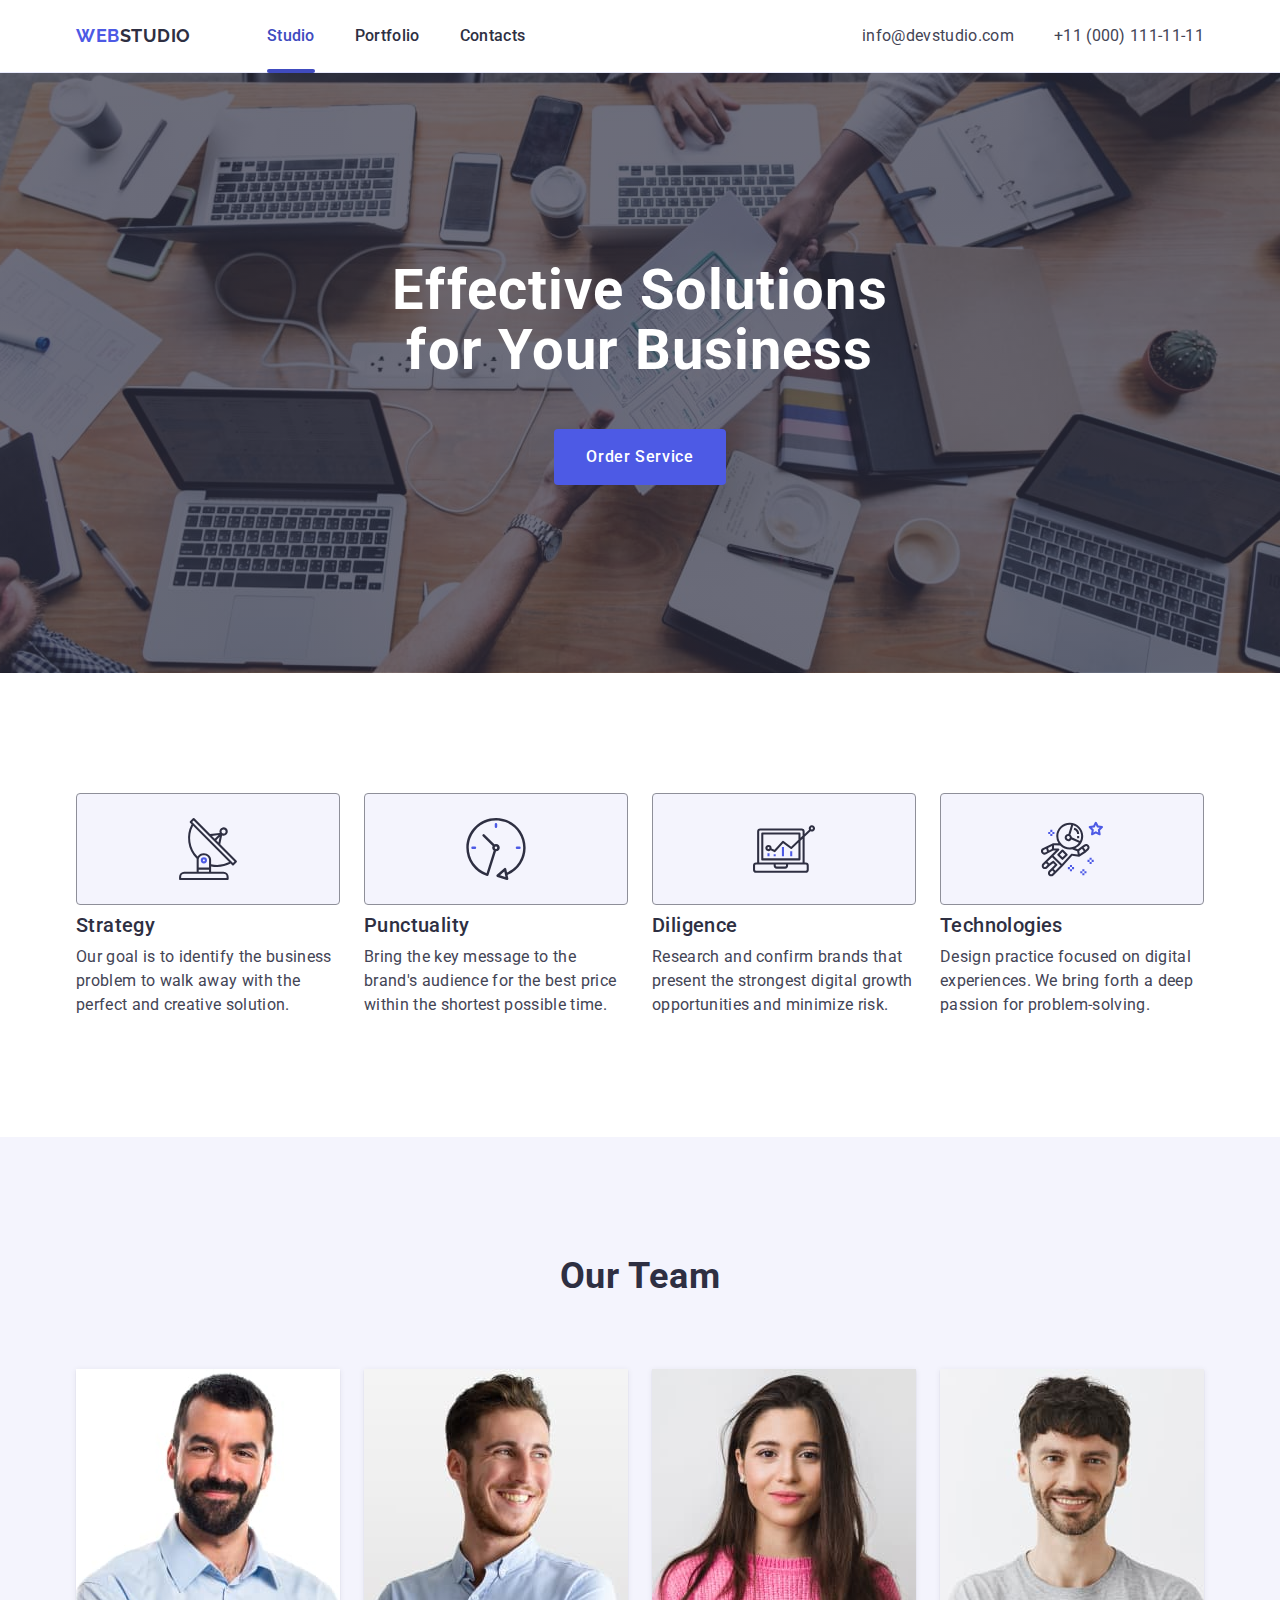
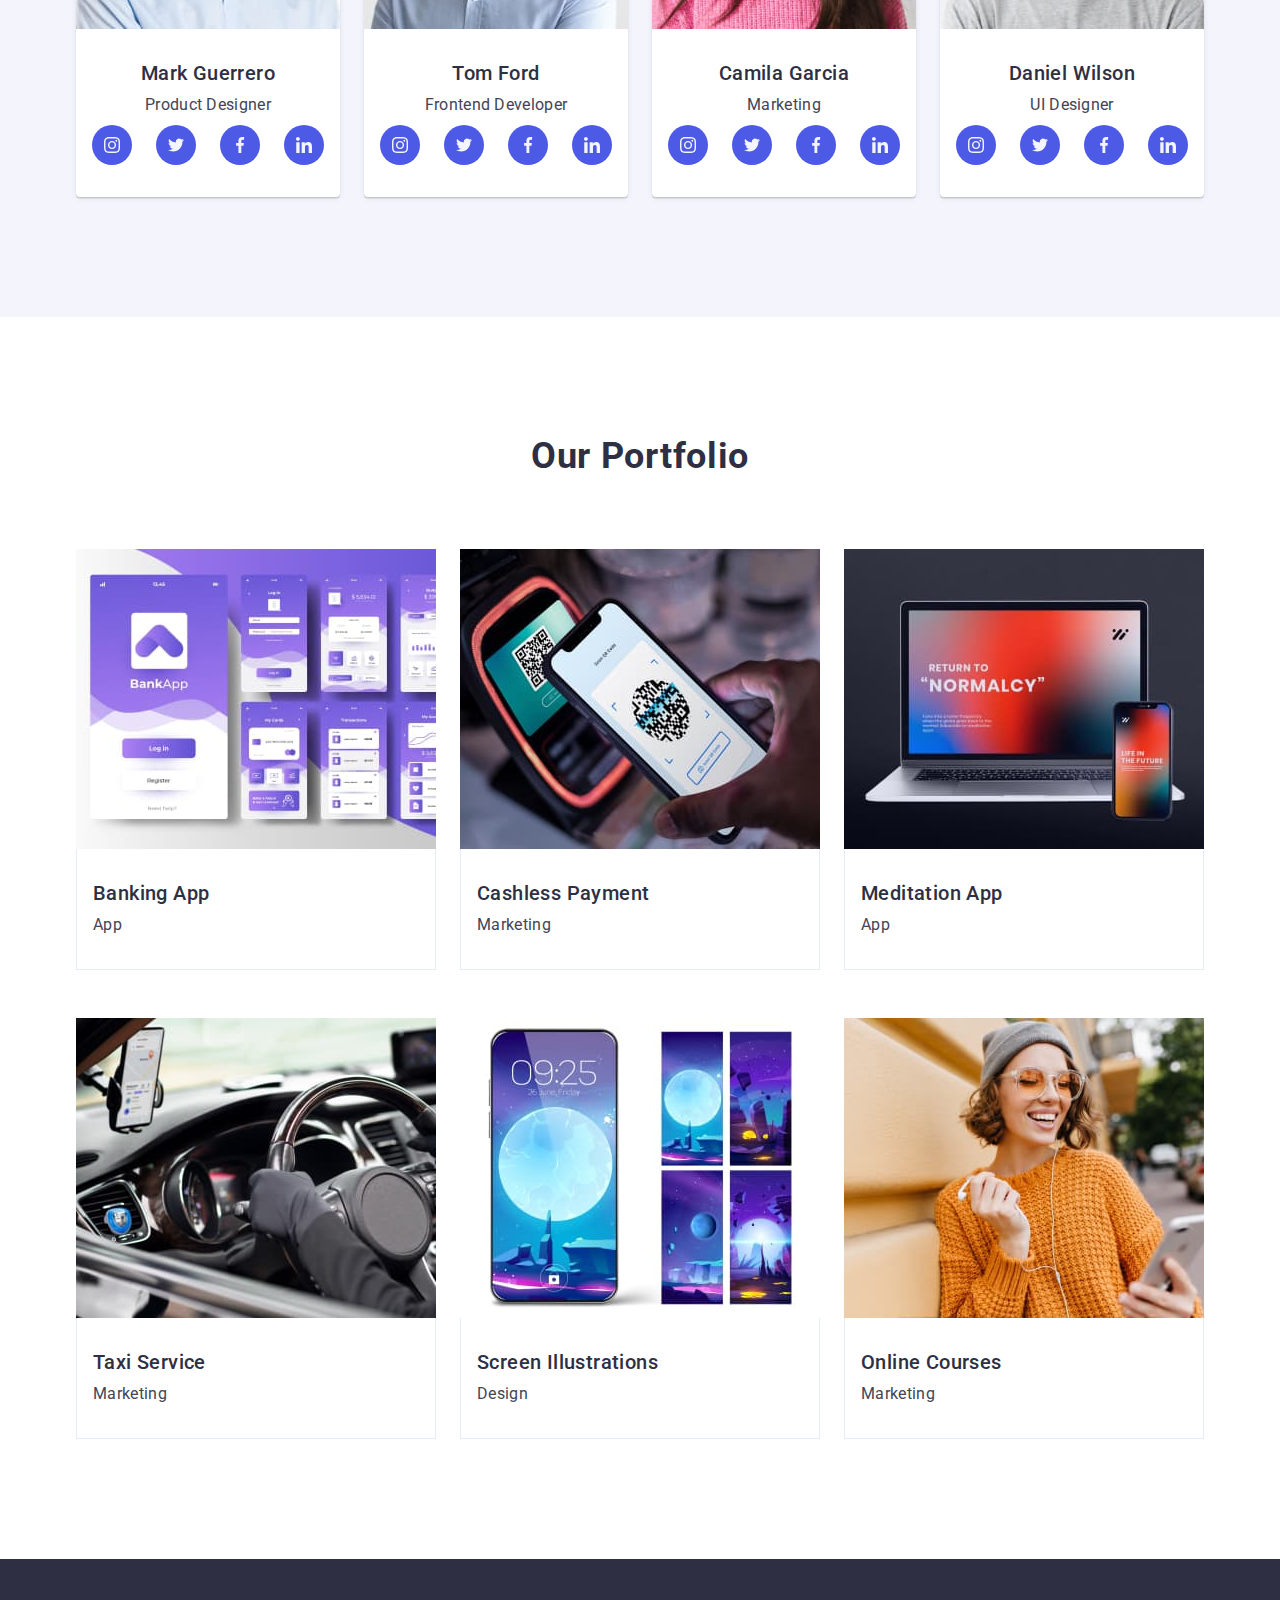
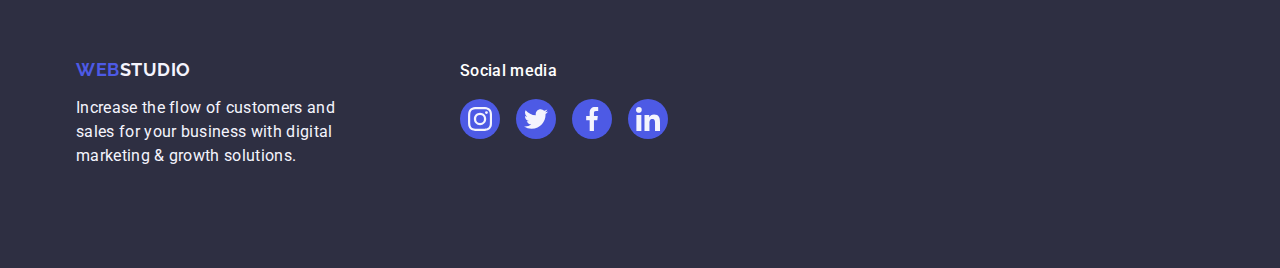
<file: index.html>
<!DOCTYPE html>
<html lang="en">
  <head>
    <meta charset="UTF-8" />
    <meta name="viewport" content="width=device-width, initial-scale=1.0" />
    <title>WebStudio</title>
    <link rel="preconnect" href="https://fonts.googleapis.com" />
    <link rel="preconnect" href="https://fonts.gstatic.com" crossorigin />
    <link
      href="https://fonts.googleapis.com/css2?family=Raleway:wght@700&family=Roboto:wght@400;500;700&display=swap"
      rel="stylesheet"
    />
    <link
      rel="stylesheet"
      href="https://cdnjs.cloudflare.com/ajax/libs/modern-normalize/2.0.0/modern-normalize.min.css"
    />
    <link rel="stylesheet" href="./css/styles.css" />
  </head>
  <body>
    <!-- HEADER -->
    <header class="header">
      <div class="header_container container">
        <nav class="header_navigation">
          <a class="header_logo logo" href="./index.html"
            >Web<span class="header_logo_span">Studio</span></a
          >
          <ul class="header_navigation_list">
            <li class="navigation_list_item">
              <a class="navigation_list_link current" href="./index.html"
                >Studio</a
              >
            </li>
            <li class="navigation_list_item">
              <a class="navigation_list_link" href="">Portfolio</a>
            </li>
            <li class="navigation_list_item">
              <a class="navigation_list_link" href="">Contacts</a>
            </li>
          </ul>
        </nav>
        <address class="header_address">
          <ul class="header_address_list">
            <li class="address_list_item">
              <a class="address_list_link" href="mailto:info@devstudio.com"
                >info@devstudio.com</a
              >
            </li>
            <li class="address_list_item">
              <a class="address_list_link" href="tel:+110001111111"
                >+11 (000) 111-11-11</a
              >
            </li>
          </ul>
        </address>
      </div>
    </header>
    <!-- MAIN CONTENT -->
    <main>
      <!-- 1-HERO -->
      <section class="hero">
        <div class="hero_container container">
          <h1 class="hero_title">Effective Solutions for Your Business</h1>
          <button class="hero_button" type="button">Order Service</button>
        </div>
      </section>
      <!-- 2-BENEFITS -->
      <section class="benefits section">
        <div class="container benefits_container">
          <h2 class="benefits_title title visually-hidden">Our benefits</h2>
          <ul class="benefits_list">
            <li class="benefits_list_item">
              <div class="benefits_list_picture">
                <svg class="benefits_list_icon" width="64" height="64">
                  <use href="./images/icons.svg#icon-antenna"></use>
                </svg>
              </div>
              <h3 class="benefits_item_title subtitle">Strategy</h3>
              <p class="benefits_item_text">
                Our goal is to identify the business problem to walk away with
                the perfect and creative solution.
              </p>
            </li>
            <li class="benefits_list_item">
              <div class="benefits_list_picture">
                <svg class="benefits_list_icon" width="64" height="64">
                  <use href="./images/icons.svg#icon-clock"></use>
                </svg>
              </div>
              <h3 class="benefits_item_title subtitle">Punctuality</h3>
              <p class="benefits_item_text">
                Bring the key message to the brand's audience for the best price
                within the shortest possible time.
              </p>
            </li>
            <li class="benefits_list_item">
              <div class="benefits_list_picture">
                <svg class="benefits_list_icon" width="64" height="64">
                  <use href="./images/icons.svg#icon-diagram"></use>
                </svg>
              </div>
              <h3 class="benefits_item_title subtitle">Diligence</h3>
              <p class="benefits_item_text">
                Research and confirm brands that present the strongest digital
                growth opportunities and minimize risk.
              </p>
            </li>
            <li class="benefits_list_item">
              <div class="benefits_list_picture">
                <svg class="benefits_list_icon" width="64" height="64">
                  <use href="./images/icons.svg#icon-astronaut"></use>
                </svg>
              </div>
              <h3 class="benefits_item_title subtitle">Technologies</h3>
              <p class="benefits_item_text">
                Design practice focused on digital experiences. We bring forth a
                deep passion for problem-solving.
              </p>
            </li>
          </ul>
        </div>
      </section>
      <!-- 3-TEAM-->
      <section class="team section">
        <div class="container team_container">
          <h2 class="team_title title">Our Team</h2>
          <ul class="team_list">
            <li class="team_list_item">
              <img
                class="team_item_image"
                src="./images/team/mark_guerrero.jpg"
                alt="Photo of Mark Guerrero"
                width="264"
                height="260"
              />
              <div class="team_item_container">
                <h3 class="team_item_title subtitle">Mark Guerrero</h3>
                <p class="team_item_text">Product Designer</p>
                <ul class="team_item_social">
                  <li class="team_item_li">
                    <a class="team_item_link" href="#">
                      <svg class="team_item_icon" width="16" height="16">
                        <use href="./images/icons.svg#icon-instagram"></use>
                      </svg>
                    </a>
                  </li>
                  <li class="team_item_li">
                    <a class="team_item_link" href="#">
                      <svg class="team_item_icon" width="16" height="16">
                        <use href="./images/icons.svg#icon-twitter"></use>
                      </svg>
                    </a>
                  </li>
                  <li class="team_item_li">
                    <a class="team_item_link" href="#">
                      <svg class="team_item_icon" width="16" height="16">
                        <use href="./images/icons.svg#icon-facebook"></use>
                      </svg>
                    </a>
                  </li>
                  <li class="team_item_li">
                    <a class="team_item_link" href="#">
                      <svg class="team_item_icon" width="16" height="16">
                        <use href="./images/icons.svg#icon-linkedin"></use>
                      </svg>
                    </a>
                  </li>
                </ul>
              </div>
            </li>
            <li class="team_list_item">
              <img
                class="team_item_image"
                src="./images/team/tom_ford.jpg"
                alt="Photo of Tom Ford"
                width="264"
                height="260"
              />
              <div class="team_item_container">
                <h3 class="team_item_title subtitle">Tom Ford</h3>
                <p class="team_item_text">Frontend Developer</p>
                <ul class="team_item_social">
                  <li class="team_item_li">
                    <a class="team_item_link" href="#">
                      <svg class="team_item_icon" width="16" height="16">
                        <use href="./images/icons.svg#icon-instagram"></use>
                      </svg>
                    </a>
                  </li>
                  <li class="team_item_li">
                    <a class="team_item_link" href="#">
                      <svg class="team_item_icon" width="16" height="16">
                        <use href="./images/icons.svg#icon-twitter"></use>
                      </svg>
                    </a>
                  </li>
                  <li class="team_item_li">
                    <a class="team_item_link" href="#">
                      <svg class="team_item_icon" width="16" height="16">
                        <use href="./images/icons.svg#icon-facebook"></use>
                      </svg>
                    </a>
                  </li>
                  <li class="team_item_li">
                    <a class="team_item_link" href="#">
                      <svg class="team_item_icon" width="16" height="16">
                        <use href="./images/icons.svg#icon-linkedin"></use>
                      </svg>
                    </a>
                  </li>
                </ul>
              </div>
            </li>
            <li class="team_list_item">
              <img
                class="team_item_image"
                src="./images/team/camila_garcia.jpg"
                alt="Photo of Camila Garcia"
                width="264"
                height="260"
              />
              <div class="team_item_container">
                <h3 class="team_item_title subtitle">Camila Garcia</h3>
                <p class="team_item_text">Marketing</p>
                <ul class="team_item_social">
                  <li class="team_item_li">
                    <a class="team_item_link" href="#">
                      <svg class="team_item_icon" width="16" height="16">
                        <use href="./images/icons.svg#icon-instagram"></use>
                      </svg>
                    </a>
                  </li>
                  <li class="team_item_li">
                    <a class="team_item_link" href="#">
                      <svg class="team_item_icon" width="16" height="16">
                        <use href="./images/icons.svg#icon-twitter"></use>
                      </svg>
                    </a>
                  </li>
                  <li class="team_item_li">
                    <a class="team_item_link" href="#">
                      <svg class="team_item_icon" width="16" height="16">
                        <use href="./images/icons.svg#icon-facebook"></use>
                      </svg>
                    </a>
                  </li>
                  <li class="team_item_li">
                    <a class="team_item_link" href="#">
                      <svg class="team_item_icon" width="16" height="16">
                        <use href="./images/icons.svg#icon-linkedin"></use>
                      </svg>
                    </a>
                  </li>
                </ul>
              </div>
            </li>
            <li class="team_list_item">
              <img
                class="team_item_image"
                src="./images/team/daniel_wilson.jpg"
                alt="Photo of Daniel Wilson"
                width="264"
                height="260"
              />
              <div class="team_item_container">
                <h3 class="team_item_title subtitle">Daniel Wilson</h3>
                <p class="team_item_text">UI Designer</p>
                <ul class="team_item_social">
                  <li class="team_item_li">
                    <a class="team_item_link" href="#">
                      <svg class="team_item_icon" width="16" height="16">
                        <use href="./images/icons.svg#icon-instagram"></use>
                      </svg>
                    </a>
                  </li>
                  <li class="team_item_li">
                    <a class="team_item_link" href="#">
                      <svg class="team_item_icon" width="16" height="16">
                        <use href="./images/icons.svg#icon-twitter"></use>
                      </svg>
                    </a>
                  </li>
                  <li class="team_item_li">
                    <a class="team_item_link" href="#">
                      <svg class="team_item_icon" width="16" height="16">
                        <use href="./images/icons.svg#icon-facebook"></use>
                      </svg>
                    </a>
                  </li>
                  <li class="team_item_li">
                    <a class="team_item_link" href="#">
                      <svg class="team_item_icon" width="16" height="16">
                        <use href="./images/icons.svg#icon-linkedin"></use>
                      </svg>
                    </a>
                  </li>
                </ul>
              </div>
            </li>
          </ul>
        </div>
      </section>
      <!-- 4-PORTFOLIO -->
      <section class="portfolio section">
        <div class="container portfolio_container">
          <h2 class="portfolio_title title">Our Portfolio</h2>
          <ul class="portfolio_list">
            <li class="portfolio_list_item">
              <div class="portfolio_item_wrapper">
                <img
                  class="portfolio_item_image"
                  src="./images/portfolio/banking-app.jpg"
                  alt="screens of Banking App"
                  width="360"
                  height="300"
                />
                <p class="portfolio_overlay">
                  14 Stylish and User-Friendly App Design Concepts · Task
                  Manager App · Calorie Tracker App · Exotic Fruit Ecommerce App
                  · Cloud Storage App
                </p>
              </div>
              <div class="portfolio_item_container">
                <h3 class="portfolio_item_title subtitle">Banking App</h3>
                <p class="portfolio_item_text">App</p>
              </div>
            </li>
            <li class="portfolio_list_item">
              <div class="portfolio_item_wrapper">
                <img
                  class="portfolio_item_image"
                  src="./images/portfolio/cashless-payment.jpg"
                  alt="photo of payment"
                  width="360"
                  height="300"
                />
                <p class="portfolio_overlay">
                  14 Stylish and User-Friendly App Design Concepts · Task
                  Manager App · Calorie Tracker App · Exotic Fruit Ecommerce App
                  · Cloud Storage App
                </p>
              </div>
              <div class="portfolio_item_container">
                <h3 class="portfolio_item_title subtitle">Cashless Payment</h3>
                <p class="portfolio_item_text">Marketing</p>
              </div>
            </li>
            <li class="portfolio_list_item">
              <div class="portfolio_item_wrapper">
                <img
                  class="portfolio_item_image"
                  src="./images/portfolio/meditation-app.jpg"
                  alt="photo of laptop and phone"
                  width="360"
                  height="300"
                />
                <p class="portfolio_overlay">
                  14 Stylish and User-Friendly App Design Concepts · Task
                  Manager App · Calorie Tracker App · Exotic Fruit Ecommerce App
                  · Cloud Storage App
                </p>
              </div>
              <div class="portfolio_item_container">
                <h3 class="portfolio_item_title subtitle">Meditation App</h3>
                <p class="portfolio_item_text">App</p>
              </div>
            </li>
            <li class="portfolio_list_item">
              <div class="portfolio_item_wrapper">
                <img
                  class="portfolio_item_image"
                  src="./images/portfolio/taxi-service.jpg"
                  alt="photo of car dashboard"
                  width="360"
                  height="300"
                />
                <p class="portfolio_overlay">
                  14 Stylish and User-Friendly App Design Concepts · Task
                  Manager App · Calorie Tracker App · Exotic Fruit Ecommerce App
                  · Cloud Storage App
                </p>
              </div>
              <div class="portfolio_item_container">
                <h3 class="portfolio_item_title subtitle">Taxi Service</h3>
                <p class="portfolio_item_text">Marketing</p>
              </div>
            </li>
            <li class="portfolio_list_item">
              <div class="portfolio_item_wrapper">
                <img
                  class="portfolio_item_image"
                  src="./images/portfolio/screen-illustrations.jpg"
                  alt="photo of phone and wallpapers"
                  width="360"
                  height="300"
                />
                <p class="portfolio_overlay">
                  14 Stylish and User-Friendly App Design Concepts · Task
                  Manager App · Calorie Tracker App · Exotic Fruit Ecommerce App
                  · Cloud Storage App
                </p>
              </div>
              <div class="portfolio_item_container">
                <h3 class="portfolio_item_title subtitle">
                  Screen Illustrations
                </h3>
                <p class="portfolio_item_text">Design</p>
              </div>
            </li>
            <li class="portfolio_list_item">
              <div class="portfolio_item_wrapper">
                <img
                  class="portfolio_item_image"
                  src="./images/portfolio/online-courses.jpg"
                  alt="photo of girl"
                  width="360"
                  height="300"
                />
                <p class="portfolio_overlay">
                  14 Stylish and User-Friendly App Design Concepts · Task
                  Manager App · Calorie Tracker App · Exotic Fruit Ecommerce App
                  · Cloud Storage App
                </p>
              </div>
              <div class="portfolio_item_container">
                <h3 class="portfolio_item_title subtitle">Online Courses</h3>
                <p class="portfolio_item_text">Marketing</p>
              </div>
            </li>
          </ul>
        </div>
      </section>
    </main>
    <!-- FOOTER -->
    <footer class="footer">
      <div class="container footer_container">
        <div class="footer_text_wrapper">
          <a class="footer_logo logo" href="./index.html"
            >Web<span class="footer_logo_span">Studio</span></a
          >
          <p class="footer_text">
            Increase the flow of customers and sales for your business with
            digital marketing & growth solutions.
          </p>
        </div>
        <div class="footer_social_wrapper">
          <p class="footer_social_text">Social media</p>
          <ul class="footer_item_social">
            <li class="footer_item_li">
              <a class="footer_item_link" href="#">
                <svg class="footer_item_icon" width="24" height="24">
                  <use href="./images/icons.svg#icon-instagram"></use>
                </svg>
              </a>
            </li>
            <li class="footer_item_li">
              <a class="footer_item_link" href="#">
                <svg class="footer_item_icon" width="24" height="24">
                  <use href="./images/icons.svg#icon-twitter"></use>
                </svg>
              </a>
            </li>
            <li class="footer_item_li">
              <a class="footer_item_link" href="#">
                <svg class="footer_item_icon" width="24" height="24">
                  <use href="./images/icons.svg#icon-facebook"></use>
                </svg>
              </a>
            </li>
            <li class="footer_item_li">
              <a class="footer_item_link" href="#">
                <svg class="footer_item_icon" width="24" height="24">
                  <use href="./images/icons.svg#icon-linkedin"></use>
                </svg>
              </a>
            </li>
          </ul>
        </div>
      </div>
    </footer>
  </body>
</html>
</file>
<file: css/styles.css>
/* ====NORMOLIZING STYLES=================== */
h1,
h2,
h3,
h4,
h5,
h6,
p {
  margin-top: 0;
  margin-bottom: 0;
}

ul,
ol {
  margin-top: 0;
  margin-bottom: 0;
  padding-left: 0;
  list-style-type: none;
}
a {
  color: inherit;
  text-decoration: none;
  display: block;
}
img {
  display: block;
}
button {
  cursor: pointer;
  display: block;
  border: none;
}

/* ====MAIN STYLES========================= */
body {
  font-family: "Roboto", sans-serif;
  line-height: 1.5;
  letter-spacing: 0.02em;
  color: #434455;
  background-color: #ffffff;
}
.logo {
  font-family: "Raleway", sans-serif;
  font-weight: 700;
  font-size: 18px;
  line-height: 1.17;
  letter-spacing: 0.03em;
  text-transform: uppercase;
  color: #4d5ae5;
}
.title {
  font-weight: 700;
  font-size: 36px;
  letter-spacing: 0.02em;
  text-align: center;
  text-transform: capitalize;
  color: #2e2f42;
}
.subtitle {
  font-weight: 500;
  font-size: 20px;
  letter-spacing: 0.02em;
  line-height: 1.2;
  color: #2e2f42;
}
.container {
  width: 1158px;
  padding: 0 15px;
  margin: 0 auto;
}
.section {
  padding-top: 120px;
  padding-bottom: 120px;
}

/* ====HEADER============================= */

.header {
  color: #2e2f42;
  border-bottom: 1px solid #e7e9fc;
  box-shadow: 0px 2px 1px rgba(46, 47, 66, 0.08),
    0px 1px 1px rgba(46, 47, 66, 0.16), 0px 1px 6px rgba(46, 47, 66, 0.08);
}
.header a {
  padding: 24px 0;
}
.header_container {
  display: flex;
  justify-content: space-between;
}
.header_navigation {
  display: flex;
  align-items: center;
}
.header_logo {
  margin-right: 76px;
}
.header_navigation_list {
  display: flex;
  gap: 40px;
}
.header_logo_span {
  color: #2e2f42;
}
.navigation_list_link {
  font-weight: 500;
  transition: color 250ms cubic-bezier(0.4, 0, 0.2, 1);
}
.current {
  position: relative;
  color: #404bbf;
}
.current::after {
  content: "";
  position: absolute;
  left: 0;
  bottom: -1px;
  background-color: #404bbf;
  border-radius: 2px;
  height: 4px;
  width: 100%;
}
.header_address {
  font-style: normal;
}
.header_address_list {
  display: flex;
  gap: 40px;
}
.address_list_link {
  color: #434455;
  transition: color 250ms cubic-bezier(0.4, 0, 0.2, 1);
}
.navigation_list_link:hover,
.navigation_list_link:focus,
.address_list_link:hover,
.address_list_link:focus {
  color: #404bbf;
}

/* ====1-HERO=============================== */
.hero {
  background-color: #2e2f42;
  max-width: 1440px;
  margin: 0 auto;
  background-size: cover;
  background-repeat: no-repeat;
  background-position: center;
  background-image: linear-gradient(
      rgba(46, 47, 66, 0.7),
      rgba(46, 47, 66, 0.7)
    ),
    url(../images/hero/people-office.jpg);
}

.hero_container {
  position: relative;
  z-index: 20;
  padding: 188px 0;
}

.hero_title {
  margin: 0 auto;
  max-width: 496px;
  font-size: 56px;
  line-height: 1.07;
  font-weight: 700;
  letter-spacing: 0.02em;
  text-align: center;
  color: #ffffff;
}
.hero .hero_button {
  transition: background-color 0.25s cubic-bezier(0.4, 0, 0.2, 1);
  margin: 48px auto 0;
  padding: 16px 32px;
  min-width: 169px;
  font-weight: 500;
  font-size: 16px;
  line-height: 1.5;
  letter-spacing: 0.04em;
  color: #ffffff;
  background-color: #4d5ae5;
  border-radius: 4px;
}

.hero_button:hover,
.hero_button:focus {
  background-color: #404bbf;
}

/* ====2-BENEFITS============================ */
.visually-hidden {
  position: absolute;
  width: 1px;
  height: 1px;
  margin: -1px;
  border: 0;
  padding: 0;
  white-space: nowrap;
  clip-path: inset(100%);
  clip: rect(0 0 0 0);
  overflow: hidden;
}

.benefits_list {
  display: flex;
  gap: 24px;
}
.benefits_list_picture {
  background-color: #f4f4fd;
  border: 1px solid #8e8f99;
  border-radius: 4px;
  display: flex;
  justify-content: center;
  align-items: center;
  height: 112px;
  margin-bottom: 8px;
}
.benefits_list_icon {
  margin: 24px 100px;
}

.benefits_item_title {
  margin-bottom: 8px;
}

.benefits_list_item {
  max-width: 264px;
}

/*====3-TEAM================================  */
.team {
  background: #f4f4fd;
}
.team_title {
  line-height: 1.11;
  letter-spacing: 0.02em;
  margin-bottom: 72px;
}
.team_list {
  display: flex;
  gap: 24px;
}
.team_list_item {
  background: #ffffff;
  width: calc((100%-72px) / 4);
  border-radius: 0 0 4px 4px;
  box-shadow: 0 2px 1px 0 rgba(46, 47, 66, 0.08),
    0 1px 1px 0 rgba(46, 47, 66, 0.16), 0 1px 6px 0 rgba(46, 47, 66, 0.08);
  transition: box-shadow 250ms cubic-bezier(0.4, 0, 0.2, 1);
}
.team_list_item:hover {
  box-shadow: 0 2px 1px 0 rgba(46, 47, 66, 0.08),
    0 1px 1px 0 rgba(46, 47, 66, 0.16), 0 1px 6px 0 rgba(46, 47, 66, 0.08);
}
.team_item_container {
  padding: 32px 0px;
  text-align: center;
}
.team_item_title {
  letter-spacing: 0.02em;
}
.team_item_text {
  margin: 8px 0;
}
.team_item_social {
  display: flex;
  justify-content: center;
  gap: 24px;
}
.team_item_link {
  display: flex;
  justify-content: center;
  align-items: center;
  width: 40px;
  height: 40px;
  border-radius: 50%;
  background-color: #4d5ae5;
  padding: 12px;
  line-height: 1;
  transition: background-color 250ms cubic-bezier(0.4, 0, 0.2, 1);
}
.team_item_link:hover,
.team_item_link:focus {
  background-color: #404bbf;
}
.team_item_icon {
  fill: #f4f4fd;
}
/* ====4-PORTFOLIO=========================== */
.portfolio_title {
  line-height: 1.11;
  margin-bottom: 72px;
}
.portfolio_list {
  display: flex;
  flex-wrap: wrap;
  column-gap: 24px;
  row-gap: 48px;
}
.portfolio_list_item {
  transition: box-shadow 250ms cubic-bezier(0.4, 0, 0.2, 1);
}
.portfolio_list_item:hover {
  box-shadow: 0 2px 1px 0 rgba(46, 47, 66, 0.08),
    0 1px 1px 0 rgba(46, 47, 66, 0.16), 0 1px 6px 0 rgba(46, 47, 66, 0.08);
}
.portfolio_item_wrapper {
  position: relative;
  overflow: hidden;
}
.portfolio_overlay {
  position: absolute;
  top: 0;
  left: 0;
  width: 100%;
  height: 100%;
  padding: 40px 32px;
  overflow: auto;
  color: #f4f4fd;
  background: #4d5ae5;
  transform: translateY(100%);
  transition: transform 250ms cubic-bezier(0.4, 0, 0.2, 1);
}
.portfolio_list_item:hover .portfolio_overlay {
  transform: translateY(0%);
}
.portfolio_item_container {
  padding: 32px 16px;
  border: 1px solid #e7e9fc;
  border-top: 0;
}

.portfolio_item_title {
  margin-bottom: 8px;
}

/* ====FOOTER============================== */
.footer {
  background: #2e2f42;
  color: #f4f4fd;
  padding: 100px 0;
}
.footer_container {
  display: flex;
  justify-content: flex-start;
  align-items: baseline;
}
.footer_text_wrapper {
  margin-right: 120px;
}
.footer_logo {
  margin-bottom: 16px;
  display: inline-block;
}
.footer_logo_span {
  color: #f4f4fd;
}
.footer_text {
  width: 264px;
}
.footer_social_text {
  font-weight: 500;
  color: #ffffff;
  margin-bottom: 16px;
}
.footer_item_social {
  display: flex;
  gap: 16px;
}
.footer_item_link {
  display: flex;
  justify-content: center;
  align-items: center;
  width: 40px;
  height: 40px;
  border-radius: 50%;
  background-color: #4d5ae5;
  padding: 8px;
  line-height: 1;
  transition: background-color 250ms cubic-bezier(0.4, 0, 0.2, 1);
}
.footer_item_link:hover,
.footer_item_link:focus {
  background-color: #31d0aa;
}
.footer_item_icon {
  fill: #f4f4fd;
}
</file>
